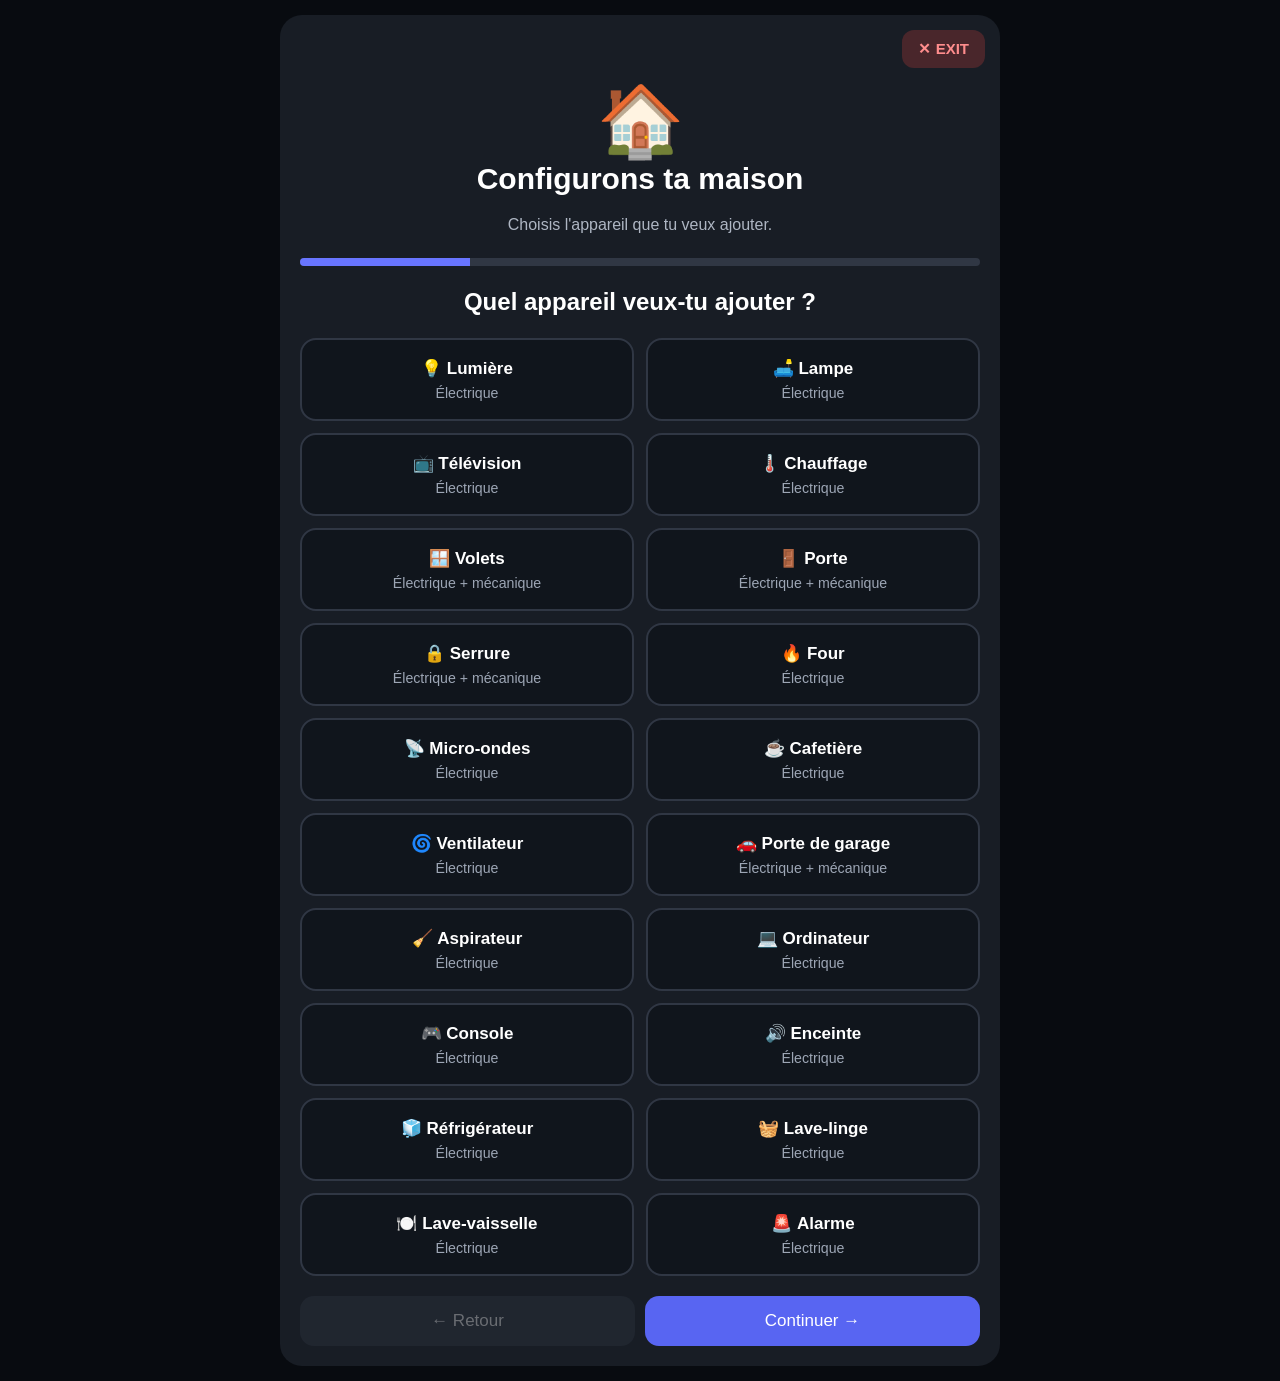
<file: homeai.html>
<!DOCTYPE html>
<html lang="fr">
<head>
<meta charset="UTF-8">
<meta name="viewport" content="width=device-width,initial-scale=1.0">
<title>HomeAI V2.7</title>

<style>
*{
    box-sizing:border-box;
}

body{
    margin:0;
    background:#080b10;
    color:white;
    font-family:Arial,sans-serif;
}

.container{
    max-width:1000px;
    margin:auto;
    padding:18px;
}

header{
    text-align:center;
    margin-bottom:20px;
}

h1{
    font-size:42px;
    margin:5px;
}

h2{
    margin-top:0;
}

.subtitle{
    color:#8f98a7;
}

.hidden{
    display:none!important;
}

/* =========================
   CONFIGURATION
========================= */

.setup{
    position:relative;
    min-height:100vh;
    display:flex;
    align-items:center;
    justify-content:center;
    padding:15px;
}

.setup-card{
    position:relative;
    width:100%;
    max-width:720px;
    background:#181d25;
    border-radius:22px;
    padding:65px 20px 20px;
}

.exit-button{
    position:absolute;
    top:15px;
    right:15px;
    border:0;
    border-radius:12px;
    padding:10px 16px;
    background:#49262b;
    color:#ff8d8d;
    font-size:15px;
    font-weight:bold;
    cursor:pointer;
}

.exit-button:hover{
    background:#633138;
}

.setup-icon{
    text-align:center;
    font-size:70px;
}

.setup-title{
    text-align:center;
    font-size:30px;
    font-weight:bold;
}

.setup-description{
    text-align:center;
    color:#aeb6c3;
    line-height:1.6;
}

.progress{
    height:8px;
    background:#303744;
    border-radius:20px;
    overflow:hidden;
    margin:20px 0;
}

.progress-bar{
    height:100%;
    width:25%;
    background:#6875ff;
    transition:.3s;
}

.question{
    font-size:24px;
    font-weight:bold;
    text-align:center;
    margin:22px 0;
}

.options{
    display:grid;
    grid-template-columns:repeat(2,1fr);
    gap:12px;
}

.option{
    border:2px solid #303744;
    background:#10151c;
    color:white;
    border-radius:16px;
    padding:18px;
    font-size:17px;
    cursor:pointer;
}

.option.selected{
    border-color:#7180ff;
    background:#29304d;
}

.option small{
    display:block;
    color:#9da6b5;
    margin-top:6px;
}

.setup-buttons{
    display:flex;
    gap:10px;
    margin-top:20px;
}

.setup-button{
    flex:1;
    border:0;
    border-radius:14px;
    padding:15px;
    color:white;
    background:#303744;
    font-size:17px;
}

.setup-button.primary{
    background:#5865f2;
}

.setup-button:disabled{
    opacity:.35;
}

/* =========================
   HOMEAI
========================= */

.avatar{
    text-align:center;
    font-size:65px;
}

.name{
    text-align:center;
    font-size:30px;
    font-weight:bold;
}

.interaction{
    text-align:center;
    color:#aeb5c0;
    margin:10px 0 20px;
}

.status{
    background:#181d25;
    border-radius:18px;
    padding:14px;
    text-align:center;
    margin-bottom:15px;
}

.panel{
    background:#181d25;
    border-radius:22px;
    padding:20px;
    margin-bottom:18px;
}

/* =========================
   CLAVIER
========================= */

.chat-box{
    background:#181d25;
    border-radius:20px;
    padding:14px;
    margin-bottom:18px;
}

.chat-row{
    display:flex;
    gap:10px;
}

.chat-input{
    flex:1;
    min-width:0;
    background:#0e1218;
    color:white;
    border:1px solid #303744;
    border-radius:14px;
    padding:15px;
    font-size:16px;
}

.send-button{
    border:0;
    border-radius:14px;
    padding:0 22px;
    background:#5865f2;
    color:white;
    font-size:20px;
}

/* =========================
   MAISON
========================= */

.room{
    background:#10151c;
    border-radius:15px;
    padding:14px;
    margin-bottom:12px;
}

.room-title{
    font-size:20px;
    font-weight:bold;
    margin-bottom:10px;
}

.device{
    background:#1d232c;
    border-radius:13px;
    padding:13px;
    margin-top:8px;
}

.device-name{
    font-weight:bold;
    font-size:17px;
}

.badge{
    display:inline-block;
    background:#303744;
    border-radius:8px;
    padding:5px 8px;
    font-size:12px;
    margin-top:5px;
}

.delete-button{
    margin-top:10px;
    border:0;
    background:#49262b;
    color:#ff8d8d;
    padding:8px 12px;
    border-radius:9px;
}

/* =========================
   AUTRES
========================= */

.success{
    color:#72df92;
}

.warning{
    color:#ffcf70;
}

.error{
    color:#ff7474;
}

.info{
    color:#abb3bf;
    line-height:1.7;
}

.test-button{
    border:0;
    border-radius:12px;
    padding:12px 16px;
    background:#303744;
    color:white;
    margin:5px;
}

.history{
    max-height:350px;
    overflow-y:auto;
}

.log{
    padding:9px 0;
    border-bottom:1px solid #303744;
}

.command{
    padding:10px 0;
    border-bottom:1px solid #303744;
}

.mode{
    display:flex;
    gap:10px;
}

.mode button{
    flex:1;
    padding:12px;
    border-radius:12px;
    border:1px solid #3b4350;
    background:#10151c;
    color:white;
}

.mode button.active{
    background:#5865f2;
}

input[type=text]{
    width:100%;
    background:#0e1218;
    color:white;
    border:1px solid #303744;
    border-radius:12px;
    padding:13px;
    font-size:16px;
}

input[type=range]{
    width:100%;
}

@media(max-width:600px){

    h1{
        font-size:34px;
    }

    .options{
        grid-template-columns:1fr;
    }

    .chat-row{
        flex-direction:column;
    }

    .send-button{
        padding:14px;
    }
}
</style>
</head>

<body>

<!-- =====================================================
     PAGE DE CONFIGURATION
===================================================== -->

<div id="setupScreen" class="setup">

    <div class="setup-card">

        <!-- NOUVEAU BOUTON EXIT -->
        <button id="exitSetup" class="exit-button">
            ✕ EXIT
        </button>

        <div class="setup-icon">
            🏠
        </div>

        <div class="setup-title">
            Configurons ta maison
        </div>

        <p class="setup-description" id="setupDescription">
            Je vais enregistrer tes appareils un par un.
        </p>

        <div class="progress">
            <div id="progressBar" class="progress-bar"></div>
        </div>

        <div id="setupContent"></div>

        <div class="setup-buttons">

            <button id="setupBack" class="setup-button">
                ← Retour
            </button>

            <button id="setupNext" class="setup-button primary">
                Continuer →
            </button>

        </div>

    </div>

</div>


<!-- =====================================================
     APPLICATION
===================================================== -->

<div id="appScreen" class="container hidden">

    <header>

        <h1>
            🏠 HomeAI
        </h1>

        <div class="subtitle">
            V2.7 — Maison intelligente
        </div>

    </header>

    <div id="status" class="status">
        🟢 Initialisation...
    </div>

    <div class="avatar">
        🤖
    </div>

    <div id="nomAffiche" class="name">
        Nova
    </div>

    <div id="interaction" class="interaction">
        Je t'écoute...
    </div>


    <!-- CLAVIER -->

    <div class="chat-box">

        <div class="chat-row">

            <input
                id="questionInput"
                class="chat-input"
                type="text"
                autocomplete="off"
                placeholder="Écris une question ou une commande..."
            >

            <button
                id="sendButton"
                class="send-button"
            >
                ➤
            </button>

        </div>

    </div>


    <!-- COMPRÉHENSION -->

    <div class="panel">

        <h2>
            🧠 Compréhension
        </h2>

        <div id="comprehension">
            Aucune commande.
        </div>

    </div>


    <!-- MA MAISON -->

    <div class="panel">

        <h2>
            🏠 Ma maison
        </h2>

        <div id="maison"></div>

        <br>

        <button
            id="ajouterAppareil"
            class="test-button"
        >
            ➕ Ajouter un appareil
        </button>

        <button
            id="modifierMaison"
            class="test-button"
        >
            ⚙️ Modifier ma maison
        </button>

    </div>


    <!-- DOMOTIQUE -->

    <div class="panel">

        <h2>
            📡 Domotique
        </h2>

        <div class="mode">

            <button id="simulationButton">
                🧪 Simulation
            </button>

            <button id="espButton">
                📡 ESP32
            </button>

        </div>

        <p id="modeInfo" class="info">
            Mode simulation.
        </p>

    </div>


    <!-- ESP32 -->

    <div class="panel">

        <h2>
            🔌 ESP32
        </h2>

        <p class="info">
            Adresse IP de ton ESP32 :
        </p>

        <input
            id="espIP"
            type="text"
            placeholder="192.168.1.50"
        >

        <br>

        <button
            id="saveESP"
            class="test-button"
        >
            💾 Enregistrer
        </button>

        <button
            id="testESP"
            class="test-button"
        >
            🔎 Tester
        </button>

        <div id="espStatus">
            ⚪ ESP32 non testé
        </div>

    </div>


    <!-- VOIX -->

    <div class="panel">

        <h2>
            🔊 Voix
        </h2>

        <p>
            Voix :
            <strong id="voixUtilisee">
                Recherche...
            </strong>
        </p>

        <p>
            Vitesse
        </p>

        <input
            id="vitesse"
            type="range"
            min="0.6"
            max="1.4"
            step="0.1"
            value="1"
        >

        <p>
            Ton
        </p>

        <input
            id="ton"
            type="range"
            min="0.7"
            max="1.4"
            step="0.1"
            value="1"
        >

    </div>


    <!-- HISTORIQUE -->

    <div class="panel">

        <h2>
            📜 Historique
        </h2>

        <div id="historique" class="history">
            Aucun historique.
        </div>

    </div>

</div>


<script>

/* =====================================================
   VARIABLES
===================================================== */

let NOM_IA =
    localStorage.getItem("homeai_nom") || "Nova";

let modeDomotique =
    localStorage.getItem("homeai_mode") || "simulation";

let espIP =
    localStorage.getItem("homeai_esp_ip") || "";

let historiqueData =
    JSON.parse(
        localStorage.getItem("homeai_historique") || "[]"
    );

let maisonUtilisateur =
    JSON.parse(
        localStorage.getItem("homeai_maison") || "[]"
    );


/* =====================================================
   CATALOGUE
===================================================== */

const catalogue = [

    {
        id:"lumiere",
        nom:"Lumière",
        emoji:"💡",
        types:["electronique"]
    },

    {
        id:"lampe",
        nom:"Lampe",
        emoji:"🛋️",
        types:["electronique"]
    },

    {
        id:"television",
        nom:"Télévision",
        emoji:"📺",
        types:["electronique"]
    },

    {
        id:"chauffage",
        nom:"Chauffage",
        emoji:"🌡️",
        types:["electronique"]
    },

    {
        id:"volets",
        nom:"Volets",
        emoji:"🪟",
        types:["electronique","mecanique"]
    },

    {
        id:"porte",
        nom:"Porte",
        emoji:"🚪",
        types:["electronique","mecanique"]
    },

    {
        id:"serrure",
        nom:"Serrure",
        emoji:"🔒",
        types:["electronique","mecanique"]
    },

    {
        id:"four",
        nom:"Four",
        emoji:"🔥",
        types:["electronique"]
    },

    {
        id:"microondes",
        nom:"Micro-ondes",
        emoji:"📡",
        types:["electronique"]
    },

    {
        id:"cafetiere",
        nom:"Cafetière",
        emoji:"☕",
        types:["electronique"]
    },

    {
        id:"ventilateur",
        nom:"Ventilateur",
        emoji:"🌀",
        types:["electronique"]
    },

    {
        id:"porte_garage",
        nom:"Porte de garage",
        emoji:"🚗",
        types:["electronique","mecanique"]
    },

    {
        id:"aspirateur",
        nom:"Aspirateur",
        emoji:"🧹",
        types:["electronique"]
    },

    {
        id:"ordinateur",
        nom:"Ordinateur",
        emoji:"💻",
        types:["electronique"]
    },

    {
        id:"console",
        nom:"Console",
        emoji:"🎮",
        types:["electronique"]
    },

    {
        id:"enceinte",
        nom:"Enceinte",
        emoji:"🔊",
        types:["electronique"]
    },

    {
        id:"frigo",
        nom:"Réfrigérateur",
        emoji:"🧊",
        types:["electronique"]
    },

    {
        id:"lave_linge",
        nom:"Lave-linge",
        emoji:"🧺",
        types:["electronique"]
    },

    {
        id:"lave_vaisselle",
        nom:"Lave-vaisselle",
        emoji:"🍽️",
        types:["electronique"]
    },

    {
        id:"alarme",
        nom:"Alarme",
        emoji:"🚨",
        types:["electronique"]
    }

];


/* =====================================================
   PIÈCES
===================================================== */

const pieces = [

    {
        id:"salon",
        nom:"Salon",
        emoji:"🛋️"
    },

    {
        id:"cuisine",
        nom:"Cuisine",
        emoji:"🍳"
    },

    {
        id:"chambre",
        nom:"Chambre",
        emoji:"🛏️"
    },

    {
        id:"salledebain",
        nom:"Salle de bain",
        emoji:"🚿"
    },

    {
        id:"bureau",
        nom:"Bureau",
        emoji:"🖥️"
    },

    {
        id:"garage",
        nom:"Garage",
        emoji:"🚗"
    },

    {
        id:"entree",
        nom:"Entrée",
        emoji:"🚪"
    },

    {
        id:"couloir",
        nom:"Couloir",
        emoji:"🚶"
    },

    {
        id:"exterieur",
        nom:"Extérieur",
        emoji:"🌳"
    }

];


/* =====================================================
   ÉLÉMENTS
===================================================== */

const setupScreen =
    document.getElementById("setupScreen");

const appScreen =
    document.getElementById("appScreen");

const setupContent =
    document.getElementById("setupContent");

const setupNext =
    document.getElementById("setupNext");

const setupBack =
    document.getElementById("setupBack");

const exitSetup =
    document.getElementById("exitSetup");

const progressBar =
    document.getElementById("progressBar");

const setupDescription =
    document.getElementById("setupDescription");

const status =
    document.getElementById("status");

const interaction =
    document.getElementById("interaction");

const nomAffiche =
    document.getElementById("nomAffiche");

const comprehension =
    document.getElementById("comprehension");

const maison =
    document.getElementById("maison");

const historique =
    document.getElementById("historique");

const questionInput =
    document.getElementById("questionInput");

const sendButton =
    document.getElementById("sendButton");

const vitesse =
    document.getElementById("vitesse");

const ton =
    document.getElementById("ton");

const voixUtilisee =
    document.getElementById("voixUtilisee");

const espIPInput =
    document.getElementById("espIP");

const espStatus =
    document.getElementById("espStatus");

const modeInfo =
    document.getElementById("modeInfo");


nomAffiche.textContent =
    NOM_IA;

espIPInput.value =
    espIP;


/* =====================================================
   ÉTAT DE CONFIGURATION
===================================================== */

let setupStep = 0;

let appareilEnCours = {
    catalogueId:null,
    piece:null,
    type:null,
    nom:""
};


/* =====================================================
   AFFICHER CONFIGURATION
===================================================== */

function afficherSetup(){

    progressBar.style.width =
        ((setupStep + 1) / 4 * 100) + "%";

    setupBack.disabled =
        setupStep === 0;


    /* APPAREIL */

    if(setupStep === 0){

        setupDescription.textContent =
            "Choisis l'appareil que tu veux ajouter.";

        setupContent.innerHTML = `

            <div class="question">
                Quel appareil veux-tu ajouter ?
            </div>

            <div class="options">

                ${catalogue.map(a => `

                    <button
                        class="option ${
                            appareilEnCours.catalogueId === a.id
                            ? "selected"
                            : ""
                        }"
                        data-device="${a.id}"
                    >

                        ${a.emoji}

                        <strong>
                            ${a.nom}
                        </strong>

                        <small>
                            ${
                                a.types.length === 2
                                ? "Électrique + mécanique"
                                : "Électrique"
                            }
                        </small>

                    </button>

                `).join("")}

            </div>
        `;

        document
            .querySelectorAll("[data-device]")
            .forEach(button => {

                button.addEventListener(
                    "click",
                    function(){

                        appareilEnCours.catalogueId =
                            this.dataset.device;

                        document
                            .querySelectorAll("[data-device]")
                            .forEach(b =>
                                b.classList.remove("selected")
                            );

                        this.classList.add("selected");

                    }
                );

            });

    }


    /* PIÈCE */

    if(setupStep === 1){

        setupDescription.textContent =
            "Indique où se trouve cet appareil.";

        setupContent.innerHTML = `

            <div class="question">
                Dans quelle pièce se trouve-t-il ?
            </div>

            <div class="options">

                ${pieces.map(p => `

                    <button
                        class="option ${
                            appareilEnCours.piece === p.id
                            ? "selected"
                            : ""
                        }"
                        data-piece="${p.id}"
                    >

                        ${p.emoji}

                        <strong>
                            ${p.nom}
                        </strong>

                    </button>

                `).join("")}

            </div>
        `;

        document
            .querySelectorAll("[data-piece]")
            .forEach(button => {

                button.addEventListener(
                    "click",
                    function(){

                        appareilEnCours.piece =
                            this.dataset.piece;

                        document
                            .querySelectorAll("[data-piece]")
                            .forEach(b =>
                                b.classList.remove("selected")
                            );

                        this.classList.add("selected");

                    }
                );

            });

    }


    /* TYPE */

    if(setupStep === 2){

        const appareil =
            catalogue.find(
                a =>
                    a.id ===
                    appareilEnCours.catalogueId
            );

        setupDescription.textContent =
            "Choisis son mode de fonctionnement.";

        let options = "";

        if(
            appareil &&
            appareil.types.includes("electronique")
        ){

            options += `

                <button
                    class="option ${
                        appareilEnCours.type === "electronique"
                        ? "selected"
                        : ""
                    }"
                    data-type="electronique"
                >

                    ⚡

                    <strong>
                        Électrique
                    </strong>

                    <small>
                        L'appareil utilise l'électricité.
                    </small>

                </button>
            `;
        }

        if(
            appareil &&
            appareil.types.includes("mecanique")
        ){

            options += `

                <button
                    class="option ${
                        appareilEnCours.type === "mecanique"
                        ? "selected"
                        : ""
                    }"
                    data-type="mecanique"
                >

                    ⚙️

                    <strong>
                        Mécanique
                    </strong>

                    <small>
                        Fonctionnement mécanique.
                    </small>

                </button>

                <button
                    class="option ${
                        appareilEnCours.type === "mixte"
                        ? "selected"
                        : ""
                    }"
                    data-type="mixte"
                >

                    🔌⚙️

                    <strong>
                        Électrique + mécanique
                    </strong>

                    <small>
                        Les deux systèmes.
                    </small>

                </button>
            `;
        }

        setupContent.innerHTML = `

            <div class="question">
                Comment fonctionne-t-il ?
            </div>

            <div class="options">
                ${options}
            </div>
        `;

        document
            .querySelectorAll("[data-type]")
            .forEach(button => {

                button.addEventListener(
                    "click",
                    function(){

                        appareilEnCours.type =
                            this.dataset.type;

                        document
                            .querySelectorAll("[data-type]")
                            .forEach(b =>
                                b.classList.remove("selected")
                            );

                        this.classList.add("selected");

                    }
                );

            });

    }


    /* NOM */

    if(setupStep === 3){

        setupDescription.textContent =
            "Donne-lui un nom que Nova pourra comprendre.";

        setupContent.innerHTML = `

            <div class="question">
                Comment veux-tu l'appeler ?
            </div>

            <p class="setup-description">
                Exemple : « Lampe du canapé »,
                « TV du salon »,
                « Volet chambre »...
            </p>

            <input
                id="deviceName"
                type="text"
                placeholder="Nom personnalisé"
                value="${appareilEnCours.nom}"
            >
        `;

        document
            .getElementById("deviceName")
            .addEventListener(
                "input",
                function(){

                    appareilEnCours.nom =
                        this.value;

                }
            );

    }


    setupNext.textContent =
        setupStep === 3
        ? "Ajouter l'appareil ✓"
        : "Continuer →";

}


/* =====================================================
   BOUTON EXIT
===================================================== */

exitSetup.addEventListener(
    "click",
    function(){

        appareilEnCours = {
            catalogueId:null,
            piece:null,
            type:null,
            nom:""
        };

        setupScreen.classList.add(
            "hidden"
        );

        appScreen.classList.remove(
            "hidden"
        );

        afficherMaison();

        afficherHistorique();

        actualiserMode();

        status.innerHTML =
            "🟢 " +
            NOM_IA +
            " est prête.";

        interaction.textContent =
            "Création d'appareil annulée.";

    }
);


/* =====================================================
   BOUTON SUIVANT
===================================================== */

setupNext.addEventListener(
    "click",
    function(){

        if(setupStep === 0){

            if(!appareilEnCours.catalogueId){

                alert(
                    "Choisis un appareil."
                );

                return;
            }

            setupStep = 1;

            afficherSetup();

            return;
        }


        if(setupStep === 1){

            if(!appareilEnCours.piece){

                alert(
                    "Choisis une pièce."
                );

                return;
            }

            setupStep = 2;

            afficherSetup();

            return;
        }


        if(setupStep === 2){

            if(!appareilEnCours.type){

                alert(
                    "Choisis le type de fonctionnement."
                );

                return;
            }

            setupStep = 3;

            afficherSetup();

            return;
        }


        if(setupStep === 3){

            const nom =
                document
                    .getElementById("deviceName")
                    .value
                    .trim();

            if(!nom){

                alert(
                    "Donne un nom à l'appareil."
                );

                return;
            }

            appareilEnCours.nom =
                nom;

            ajouterAppareil();

        }

    }
);


/* =====================================================
   RETOUR
===================================================== */

setupBack.addEventListener(
    "click",
    function(){

        if(setupStep > 0){

            setupStep--;

            afficherSetup();

        }

    }
);


/* =====================================================
   AJOUTER APPAREIL
===================================================== */

function ajouterAppareil(){

    const base =
        catalogue.find(
            a =>
                a.id ===
                appareilEnCours.catalogueId
        );

    const appareil = {

        id:
            "device_" +
            Date.now() +
            "_" +
            Math.random()
                .toString(36)
                .substring(2,8),

        catalogueId:
            base.id,

        nom:
            appareilEnCours.nom,

        emoji:
            base.emoji,

        piece:
            appareilEnCours.piece,

        type:
            appareilEnCours.type,

        etat:false

    };

    maisonUtilisateur.push(
        appareil
    );

    localStorage.setItem(
        "homeai_maison",
        JSON.stringify(
            maisonUtilisateur
        )
    );


    const continuer =
        confirm(
            "✅ " +
            appareil.nom +
            " a été ajouté.\n\n" +
            "Veux-tu ajouter un autre appareil ?"
        );


    if(continuer){

        appareilEnCours = {
            catalogueId:null,
            piece:null,
            type:null,
            nom:""
        };

        setupStep = 0;

        afficherSetup();

    }
    else{

        terminerConfiguration();

    }

}


/* =====================================================
   FIN CONFIGURATION
===================================================== */

function terminerConfiguration(){

    localStorage.setItem(
        "homeai_configuree",
        "oui"
    );

    setupScreen.classList.add(
        "hidden"
    );

    appScreen.classList.remove(
        "hidden"
    );

    afficherMaison();

    afficherHistorique();

    actualiserMode();

    status.innerHTML =
        "🟢 " +
        NOM_IA +
        " est prête.";

    interaction.textContent =
        "Configuration terminée.";

    parler(
        "Configuration terminée. " +
        "Je connais maintenant ta maison."
    );

}


/* =====================================================
   AJOUTER APPAREIL
===================================================== */

document
    .getElementById("ajouterAppareil")
    .addEventListener(
        "click",
        function(){

            appareilEnCours = {
                catalogueId:null,
                piece:null,
                type:null,
                nom:""
            };

            setupStep = 0;

            setupScreen.classList.remove(
                "hidden"
            );

            appScreen.classList.add(
                "hidden"
            );

            afficherSetup();

        }
    );


/* =====================================================
   MODIFIER MA MAISON
===================================================== */

document
    .getElementById("modifierMaison")
    .addEventListener(
        "click",
        function(){

            appareilEnCours = {
                catalogueId:null,
                piece:null,
                type:null,
                nom:""
            };

            setupStep = 0;

            setupScreen.classList.remove(
                "hidden"
            );

            appScreen.classList.add(
                "hidden"
            );

            afficherSetup();

        }
    );


/* =====================================================
   AFFICHER MA MAISON
===================================================== */

function afficherMaison(){

    if(!maisonUtilisateur.length){

        maison.innerHTML = `
            <p class="info">
                Aucun appareil configuré.
            </p>
        `;

        return;
    }


    maison.innerHTML = "";


    pieces.forEach(
        piece => {

            const appareils =
                maisonUtilisateur.filter(
                    a =>
                        a.piece ===
                        piece.id
                );

            if(!appareils.length)
                return;


            let html = `

                <div class="room">

                    <div class="room-title">
                        ${piece.emoji}
                        ${piece.nom}
                    </div>
            `;


            appareils.forEach(
                appareil => {

                    html += `

                        <div class="device">

                            <div class="device-name">

                                ${appareil.emoji}

                                ${appareil.nom}

                            </div>

                            <span class="badge">

                                ${
                                    appareil.type ===
                                    "electronique"

                                    ? "⚡ Électrique"

                                    : appareil.type ===
                                    "mecanique"

                                    ? "⚙️ Mécanique"

                                    : "🔌⚙️ Électrique + mécanique"
                                }

                            </span>

                            <br><br>

                            ${
                                appareil.etat
                                ? '<span class="success">🟢 Actif</span>'
                                : '⚪ Inactif'
                            }

                            <br>

                            <button
                                class="delete-button"
                                onclick="supprimerAppareil('${appareil.id}')"
                            >
                                🗑️ Supprimer
                            </button>

                        </div>
                    `;

                }
            );


            html += `
                </div>
            `;

            maison.innerHTML +=
                html;

        }
    );

}


/* =====================================================
   SUPPRIMER APPAREIL
===================================================== */

function supprimerAppareil(id){

    const appareil =
        maisonUtilisateur.find(
            a =>
                a.id === id
        );

    if(!appareil)
        return;


    if(
        !confirm(
            "Supprimer " +
            appareil.nom +
            " ?"
        )
    )
        return;


    maisonUtilisateur =
        maisonUtilisateur.filter(
            a =>
                a.id !== id
        );


    localStorage.setItem(
        "homeai_maison",
        JSON.stringify(
            maisonUtilisateur
        )
    );


    afficherMaison();

}


/* =====================================================
   NORMALISER
===================================================== */

function normaliser(texte){

    return texte
        .toLowerCase()
        .normalize("NFD")
        .replace(
            /[\u0300-\u036f]/g,
            ""
        )
        .replace(
            /[!?;:,.]/g,
            " "
        )
        .replace(
            /\s+/g,
            " "
        )
        .trim();

}


/* =====================================================
   TROUVER APPAREILS
===================================================== */

function trouverAppareils(phrase){

    const t =
        normaliser(phrase);

    return maisonUtilisateur.filter(
        appareil => {

            const nom =
                normaliser(
                    appareil.nom
                );

            if(
                t.includes(nom)
            )
                return true;


            const base =
                catalogue.find(
                    a =>
                        a.id ===
                        appareil.catalogueId
                );


            if(
                base &&
                t.includes(
                    normaliser(
                        base.nom
                    )
                )
            )
                return true;


            return false;

        }
    );

}


/* =====================================================
   TROUVER PIÈCE
===================================================== */

function trouverPiece(phrase){

    const t =
        normaliser(phrase);

    return pieces.find(
        p =>
            t.includes(
                normaliser(
                    p.nom
                )
            )
    );

}


/* =====================================================
   ACTIONS
===================================================== */

const actions = {

    allumer:[
        "allume",
        "allumer",
        "active",
        "activer",
        "demarre",
        "demarrer",
        "lance",
        "lancer"
    ],

    eteindre:[
        "eteins",
        "eteindre",
        "coupe",
        "couper",
        "desactive",
        "desactiver",
        "arrete",
        "arreter"
    ],

    ouvrir:[
        "ouvre",
        "ouvrir",
        "deverrouille",
        "deverrouiller"
    ],

    fermer:[
        "ferme",
        "fermer",
        "referme",
        "refermer"
    ],

    verrouiller:[
        "verrouille",
        "verrouiller"
    ]

};


function trouverAction(phrase){

    const t =
        normaliser(phrase);


    for(
        const action in actions
    ){

        if(
            actions[action].some(
                mot =>
                    t.includes(mot)
            )
        ){

            return action;

        }

    }


    return null;

}


/* =====================================================
   CHANGEMENT DE NOM
===================================================== */

function detecterNouveauNom(phrase){

    const t =
        normaliser(phrase);


    const motifs = [

        /appelle toi (.+)/,

        /appelle toi desormais (.+)/,

        /change ton nom pour (.+)/,

        /change de nom pour (.+)/,

        /ton nom est (.+)/,

        /tu t appelles (.+)/,

        /je veux t appeler (.+)/

    ];


    for(
        const motif of motifs
    ){

        const match =
            t.match(motif);


        if(
            match &&
            match[1]
        ){

            return match[1]
                .trim()
                .split(" ")
                .map(
                    x =>
                        x.charAt(0)
                        .toUpperCase() +
                        x.slice(1)
                )
                .join(" ");

        }

    }


    return null;

}


/* =====================================================
   VOIX
===================================================== */

let voixFrancaise = null;

function chargerVoix(){

    if(
        !("speechSynthesis" in window)
    )
        return;


    const voix =
        speechSynthesis
            .getVoices();


    const fr =
        voix.filter(
            v =>
                v.lang &&
                v.lang
                    .toLowerCase()
                    .startsWith("fr")
        );


    if(fr.length){

        voixFrancaise =
            fr.find(
                v =>
                    /google|natural|premium|enhanced/i
                    .test(v.name)
            )
            ||
            fr[0];


        voixUtilisee.textContent =
            voixFrancaise.name;

    }

}


chargerVoix();


if(
    "speechSynthesis" in window
){

    speechSynthesis.onvoiceschanged =
        chargerVoix;

}


let enTrainDeParler =
    false;


function parler(message){

    return new Promise(
        resolve => {

            if(
                !("speechSynthesis" in window)
            ){

                resolve();

                return;
            }


            speechSynthesis.cancel();


            const u =
                new SpeechSynthesisUtterance(
                    message
                );


            u.lang =
                "fr-FR";

            u.rate =
                Number(
                    vitesse.value
                );

            u.pitch =
                Number(
                    ton.value
                );


            if(
                voixFrancaise
            )
                u.voice =
                    voixFrancaise;


            u.onstart =
                () => {

                    enTrainDeParler =
                        true;

                    status.innerHTML =
                        "🔊 " +
                        NOM_IA +
                        " parle...";

                };


            u.onend =
                () => {

                    enTrainDeParler =
                        false;

                    status.innerHTML =
                        "🟢 " +
                        NOM_IA +
                        " écoute...";

                    resolve();

                };


            speechSynthesis.speak(u);

        }
    );

}


/* =====================================================
   HISTORIQUE
===================================================== */

function ajouterHistorique(texte){

    historiqueData.unshift({

        heure:
            new Date()
                .toLocaleTimeString(
                    "fr-FR",
                    {
                        hour:"2-digit",
                        minute:"2-digit"
                    }
                ),

        texte:texte

    });


    historiqueData =
        historiqueData.slice(
            0,
            100
        );


    localStorage.setItem(
        "homeai_historique",
        JSON.stringify(
            historiqueData
        )
    );


    afficherHistorique();

}


function afficherHistorique(){

    if(
        !historiqueData.length
    ){

        historique.innerHTML =
            "Aucun historique.";

        return;
    }


    historique.innerHTML =
        historiqueData
            .map(
                x => `

                    <div class="log">
                        🕒 ${x.heure}
                        —
                        ${x.texte}
                    </div>

                `
            )
            .join("");

}


/* =====================================================
   EXÉCUTER APPAREIL
===================================================== */

async function executer(
    appareil,
    action
){

    const original =
        maisonUtilisateur.find(
            a =>
                a.id ===
                appareil.id
        );


    if(!original)
        return false;


    if(
        modeDomotique ===
        "simulation"
    ){

        if(
            action === "allumer" ||
            action === "ouvrir"
        ){

            original.etat =
                true;

        }


        if(
            action === "eteindre" ||
            action === "fermer" ||
            action === "verrouiller"
        ){

            original.etat =
                false;

        }


        localStorage.setItem(
            "homeai_maison",
            JSON.stringify(
                maisonUtilisateur
            )
        );


        return true;

    }


    if(!espIP)
        return false;


    try{

        const response =
            await fetch(
                "http://" +
                espIP +
                "/homeai",
                {

                    method:"POST",

                    headers:{
                        "Content-Type":
                            "application/json"
                    },

                    body:
                        JSON.stringify({

                            id:
                                appareil.id,

                            nom:
                                appareil.nom,

                            piece:
                                appareil.piece,

                            action:
                                action

                        })

                }
            );


        return response.ok;

    }
    catch(e){

        return false;

    }

}


/* =====================================================
   ANALYSER PHRASE
===================================================== */

async function analyserPhrase(
    phrase
){

    if(!phrase.trim())
        return;


    interaction.textContent =
        "🗣️ « " +
        phrase +
        " »";


    /* CHANGER NOM */

    const nouveauNom =
        detecterNouveauNom(
            phrase
        );


    if(nouveauNom){

        NOM_IA =
            nouveauNom;


        localStorage.setItem(
            "homeai_nom",
            NOM_IA
        );


        nomAffiche.textContent =
            NOM_IA;


        await parler(
            "D'accord. Maintenant je m'appelle " +
            NOM_IA +
            "."
        );


        return;
    }


    const t =
        normaliser(
            phrase
        );


    /* NOM */

    if(
        t.includes(
            "comment tu t appelles"
        )
        ||
        t.includes(
            "quel est ton nom"
        )
    ){

        await parler(
            "Je m'appelle " +
            NOM_IA +
            "."
        );

        return;
    }


    /* SALUT */

    if(
        t.includes("bonjour")
        ||
        t === "salut"
        ||
        t.includes("coucou")
    ){

        await parler(
            "Bonjour ! Je suis là."
        );

        return;
    }


    /* MERCI */

    if(
        t.includes("merci")
    ){

        await parler(
            "Avec plaisir."
        );

        return;
    }


    /* MULTIPLES COMMANDES */

    const morceaux =
        phrase
            .replace(
                /\s+puis\s+/gi,
                "|"
            )
            .replace(
                /\s+et\s+(?=allume|eteins|ouvre|ferme|active|desactive|arrete)/gi,
                "|"
            )
            .split("|")
            .map(
                x =>
                    x.trim()
            )
            .filter(Boolean);


    let executions = [];


    for(
        const morceau of morceaux
    ){

        const action =
            trouverAction(
                morceau
            );


        if(!action)
            continue;


        let liste =
            trouverAppareils(
                morceau
            );


        const piece =
            trouverPiece(
                morceau
            );


        if(piece){

            const filtres =
                liste.filter(
                    a =>
                        a.piece ===
                        piece.id
                );


            if(filtres.length)
                liste = filtres;

            else{

                liste =
                    maisonUtilisateur.filter(
                        a =>
                            a.piece ===
                            piece.id
                    );

            }

        }


        for(
            const appareil of liste
        ){

            const ok =
                await executer(
                    appareil,
                    action
                );


            executions.push({

                appareil,
                action,
                ok

            });

        }

    }


    /* PAS COMPRIS */

    if(
        !executions.length
    ){

        comprehension.innerHTML = `

            <span class="warning">
                ❓ Je n'ai pas compris.
            </span>

        `;


        await parler(
            "Je n'ai pas compris. " +
            "Tu peux me préciser l'appareil ?"
        );


        return;
    }


    /* AFFICHAGE */

    comprehension.innerHTML =
        executions
            .map(
                x => `

                    <div class="command">

                        ${x.appareil.emoji}

                        <strong>
                            ${x.appareil.nom}
                        </strong>

                        —

                        ${x.action}

                        <br>

                        📍

                        ${
                            pieces.find(
                                p =>
                                    p.id ===
                                    x.appareil.piece
                            )?.nom || ""
                        }

                        <br>

                        ${
                            x.ok
                            ?
                            '<span class="success">✓ Commande exécutée</span>'
                            :
                            '<span class="error">✕ Échec</span>'
                        }

                    </div>

                `
            )
            .join("");


    afficherMaison();


    const reponses =
        executions.map(
            x => {

                if(
                    x.action ===
                    "allumer"
                )
                    return
                    "J'allume " +
                    x.appareil.nom +
                    ".";


                if(
                    x.action ===
                    "eteindre"
                )
                    return
                    "J'éteins " +
                    x.appareil.nom +
                    ".";


                if(
                    x.action ===
                    "ouvrir"
                )
                    return
                    "J'ouvre " +
                    x.appareil.nom +
                    ".";


                if(
                    x.action ===
                    "fermer"
                )
                    return
                    "Je ferme " +
                    x.appareil.nom +
                    ".";


                if(
                    x.action ===
                    "verrouiller"
                )
                    return
                    "Je verrouille " +
                    x.appareil.nom +
                    ".";


                return
                    "Commande effectuée.";

            }
        );


    executions.forEach(
        x =>
            ajouterHistorique(
                x.action +
                " → " +
                x.appareil.nom
            )
    );


    await parler(
        reponses.join(" ")
    );

}


/* =====================================================
   CLAVIER
===================================================== */

sendButton.addEventListener(
    "click",
    function(){

        const texte =
            questionInput.value
                .trim();


        if(!texte)
            return;


        questionInput.value =
            "";


        analyserPhrase(
            texte
        );

    }
);


questionInput.addEventListener(
    "keydown",
    function(e){

        if(
            e.key === "Enter"
        ){

            e.preventDefault();

            sendButton.click();

        }

    }
);


/* =====================================================
   MICRO
===================================================== */

const SpeechRecognition =
    window.SpeechRecognition ||
    window.webkitSpeechRecognition;


let reconnaissance =
    null;

let doitEcouter =
    true;


if(SpeechRecognition){

    reconnaissance =
        new SpeechRecognition();


    reconnaissance.lang =
        "fr-FR";


    reconnaissance.continuous =
        true;


    reconnaissance.interimResults =
        false;


    reconnaissance.onstart =
        function(){

            status.innerHTML =
                "🟢 " +
                NOM_IA +
                " écoute...";

        };


    reconnaissance.onresult =
        function(event){

            const texte =
                event.results[
                    event.results.length - 1
                ][0]
                .transcript;


            if(
                texte &&
                !enTrainDeParler
            ){

                analyserPhrase(
                    texte
                );

            }

        };


    reconnaissance.onerror =
        function(){

            if(
                doitEcouter
            ){

                setTimeout(
                    demarrerMicro,
                    1200
                );

            }

        };


    reconnaissance.onend =
        function(){

            if(
                doitEcouter &&
                !enTrainDeParler
            ){

                setTimeout(
                    demarrerMicro,
                    700
                );

            }

        };


    function demarrerMicro(){

        if(
            !doitEcouter ||
            enTrainDeParler
        )
            return;


        try{

            reconnaissance.start();

        }
        catch(e){}

    }


    setTimeout(
        demarrerMicro,
        1000
    );

}
else{

    status.innerHTML =
        "⚠️ Reconnaissance vocale non disponible.";

}


/* =====================================================
   MODE DOMOTIQUE
===================================================== */

function actualiserMode(){

    document
        .getElementById(
            "simulationButton"
        )
        .classList.toggle(
            "active",
            modeDomotique ===
            "simulation"
        );


    document
        .getElementById(
            "espButton"
        )
        .classList.toggle(
            "active",
            modeDomotique ===
            "esp"
        );


    modeInfo.textContent =
        modeDomotique ===
        "simulation"

        ?
        "🧪 Mode simulation actif."

        :
        "📡 Mode ESP32 actif.";

}


document
    .getElementById(
        "simulationButton"
    )
    .addEventListener(
        "click",
        function(){

            modeDomotique =
                "simulation";


            localStorage.setItem(
                "homeai_mode",
                modeDomotique
            );


            actualiserMode();

        }
    );


document
    .getElementById(
        "espButton"
    )
    .addEventListener(
        "click",
        function(){

            modeDomotique =
                "esp";


            localStorage.setItem(
                "homeai_mode",
                modeDomotique
            );


            actualiserMode();

        }
    );


/* =====================================================
   ESP32
===================================================== */

document
    .getElementById(
        "saveESP"
    )
    .addEventListener(
        "click",
        function(){

            espIP =
                espIPInput
                    .value
                    .trim();


            localStorage.setItem(
                "homeai_esp_ip",
                espIP
            );


            espStatus.innerHTML =
                "💾 Adresse enregistrée.";

        }
    );


document
    .getElementById(
        "testESP"
    )
    .addEventListener(
        "click",
        async function(){

            if(!espIP){

                espStatus.innerHTML =
                    "⚠️ Entre une adresse IP.";

                return;
            }


            espStatus.innerHTML =
                "🟡 Test...";


            try{

                const response =
                    await fetch(
                        "http://" +
                        espIP +
                        "/"
                    );


                if(response.ok){

                    espStatus.innerHTML =
                        '<span class="success">' +
                        '🟢 ESP32 accessible !' +
                        '</span>';

                }
                else{

                    espStatus.innerHTML =
                        "🟠 L'ESP32 répond avec une erreur.";

                }

            }
            catch(e){

                espStatus.innerHTML =
                    '<span class="error">' +
                    '🔴 ESP32 inaccessible.' +
                    '</span>';

            }

        }
    );


/* =====================================================
   LANCEMENT
===================================================== */

function lancerHomeAI(){

    setupScreen.classList.add(
        "hidden"
    );

    appScreen.classList.remove(
        "hidden"
    );

    nomAffiche.textContent =
        NOM_IA;

    afficherMaison();

    afficherHistorique();

    actualiserMode();

    status.innerHTML =
        "🟢 " +
        NOM_IA +
        " est prête.";

}


if(
    !localStorage.getItem(
        "homeai_configuree"
    )
    ||
    !maisonUtilisateur.length
){

    afficherSetup();

}
else{

    lancerHomeAI();

}

</script>

</body>
</html>
</file>
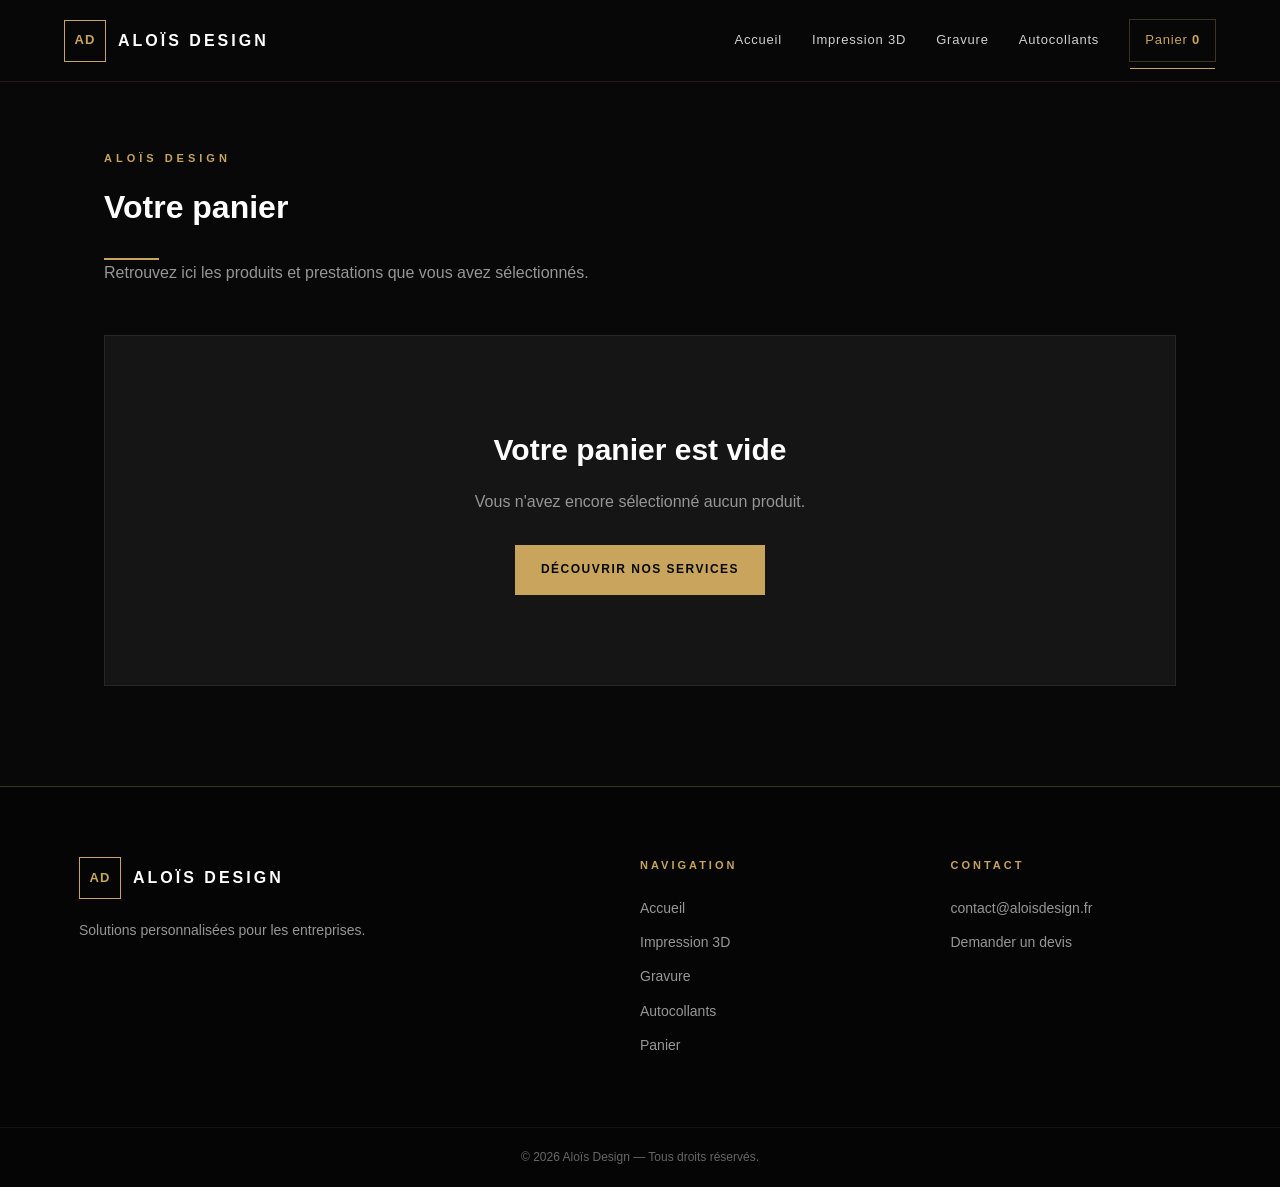
<file: panier.html>
<!DOCTYPE html>
<html lang="fr">
<head>
    <meta charset="UTF-8">
    <meta name="viewport" content="width=device-width, initial-scale=1.0">

    <title>Panier — Aloïs Design</title>

    <meta name="description"
          content="Votre panier Aloïs Design. Retrouvez vos produits et préparez votre demande de commande.">

    <link rel="stylesheet" href="style.css">

    <style>

        /* =========================
           PAGE PANIER
        ========================= */

        .cart-page {
            padding-top: 150px;
            padding-bottom: 100px;
            min-height: 80vh;
        }

        .cart-container {
            max-width: 1200px;
            margin: auto;
            padding: 0 5%;
        }

        .cart-title {
            margin-bottom: 15px;
        }

        .cart-intro {
            color: var(--muted);
            margin-bottom: 50px;
            font-size: 16px;
        }

        /* =========================
           PANIER VIDE
        ========================= */

        .empty-cart {
            text-align: center;
            padding: 90px 25px;

            background: var(--black-card);
            border: 1px solid rgba(255,255,255,.08);
        }

        .empty-cart h2 {
            margin-bottom: 15px;
            font-size: 30px;
        }

        .empty-cart p {
            margin-bottom: 30px;
            color: var(--muted);
        }

        /* =========================
           ARTICLES
        ========================= */

        .cart-layout {
            display: grid;
            grid-template-columns: 1fr 360px;
            gap: 30px;
            align-items: start;
        }

        .cart-items {
            display: flex;
            flex-direction: column;
            gap: 15px;
        }

        .cart-item {
            display: grid;
            grid-template-columns: 120px 1fr auto;
            gap: 25px;
            align-items: center;

            padding: 20px;

            background: var(--black-card);
            border: 1px solid rgba(255,255,255,.08);

            transition: .3s ease;
        }

        .cart-item:hover {
            border-color: var(--border);
        }

        .cart-item-image {
            width: 120px;
            height: 120px;

            background: #0b0b0b;

            border: 1px solid rgba(255,255,255,.08);

            overflow: hidden;
        }

        .cart-item-image img {
            width: 100%;
            height: 100%;

            object-fit: cover;

            display: block;
        }

        .cart-item-info h3 {
            margin-bottom: 8px;
            font-size: 20px;
        }

        .cart-item-price {
            color: var(--gold);
            font-size: 14px;
            margin-bottom: 18px;
        }

        /* =========================
           QUANTITÉ
        ========================= */

        .quantity-control {
            display: inline-flex;
            align-items: center;

            border: 1px solid rgba(255,255,255,.15);
        }

        .quantity-control button {
            width: 38px;
            height: 38px;

            border: none;
            background: transparent;

            color: var(--white);

            font-size: 18px;

            cursor: pointer;

            transition: .2s ease;
        }

        .quantity-control button:hover {
            background: var(--gold);
            color: var(--black);
        }

        .quantity-number {
            min-width: 42px;

            text-align: center;

            color: var(--white);
            font-size: 14px;
        }

        /* =========================
           TOTAL ARTICLE
        ========================= */

        .cart-item-right {
            text-align: right;
        }

        .cart-item-total {
            margin-bottom: 15px;

            color: var(--white);

            font-size: 19px;
            font-weight: 700;
        }

        .remove-button {
            border: none;
            background: transparent;

            color: #999;

            font-size: 11px;
            letter-spacing: 1px;
            text-transform: uppercase;

            cursor: pointer;

            transition: .2s ease;
        }

        .remove-button:hover {
            color: var(--gold);
        }

        /* =========================
           RÉSUMÉ
        ========================= */

        .cart-summary {
            position: sticky;
            top: 110px;

            padding: 30px;

            background: var(--black-card);

            border: 1px solid var(--border);
        }

        .cart-summary h2 {
            margin-bottom: 25px;

            font-size: 25px;
        }

        .summary-line {
            display: flex;
            justify-content: space-between;

            padding: 13px 0;

            color: var(--muted);

            border-bottom: 1px solid rgba(255,255,255,.06);

            font-size: 14px;
        }

        .summary-total {
            display: flex;
            justify-content: space-between;

            margin-top: 20px;
            padding-top: 20px;

            border-top: 1px solid var(--border);

            color: var(--white);

            font-size: 21px;
            font-weight: 700;
        }

        .summary-total span:last-child {
            color: var(--gold);
        }

        .cart-summary .button {
            width: 100%;
            margin-top: 25px;
        }

        .continue-shopping {
            display: block;

            margin-top: 15px;

            color: var(--muted);

            text-align: center;

            font-size: 12px;
            letter-spacing: 1px;
            text-transform: uppercase;

            transition: .2s ease;
        }

        .continue-shopping:hover {
            color: var(--gold);
        }

        .clear-cart {
            width: 100%;

            margin-top: 25px;
            padding-top: 20px;

            border: none;
            border-top: 1px solid rgba(255,255,255,.06);

            background: transparent;

            color: #777;

            font-size: 11px;
            letter-spacing: 1px;
            text-transform: uppercase;

            cursor: pointer;

            transition: .2s ease;
        }

        .clear-cart:hover {
            color: #fff;
        }

        /* =========================
           NOTIFICATION
        ========================= */

        .cart-notification {
            position: fixed;

            right: 25px;
            bottom: 25px;

            padding: 15px 20px;

            background: var(--gold);
            color: var(--black);

            font-size: 13px;
            font-weight: 700;

            opacity: 0;
            transform: translateY(30px);

            pointer-events: none;

            transition: .3s ease;

            z-index: 3000;
        }

        .cart-notification.show {
            opacity: 1;
            transform: translateY(0);
        }

        /* =========================
           MOBILE
        ========================= */

        @media (max-width: 900px) {

            .cart-layout {
                grid-template-columns: 1fr;
            }

            .cart-summary {
                position: static;
            }

        }

        @media (max-width: 600px) {

            .cart-page {
                padding-top: 120px;
            }

            .cart-container {
                padding: 0 20px;
            }

            .cart-item {
                grid-template-columns: 80px 1fr;
                gap: 15px;
            }

            .cart-item-image {
                width: 80px;
                height: 80px;
            }

            .cart-item-right {
                grid-column: 1 / -1;

                display: flex;
                justify-content: space-between;
                align-items: center;

                text-align: left;
            }

            .cart-item-total {
                margin: 0;
            }

            .cart-summary {
                padding: 25px 20px;
            }

        }

    </style>
</head>

<body>

<!-- =========================
     HEADER
========================= -->

<header class="site-header">

    <a href="index.html" class="logo">

        <span class="logo-ad">
            AD
        </span>

        <span class="logo-text">
            ALOÏS DESIGN
        </span>

    </a>


    <nav class="navigation">

        <a href="index.html">
            Accueil
        </a>

        <a href="impression-3d.html">
            Impression 3D
        </a>

        <a href="gravure.html">
            Gravure
        </a>

        <a href="autocollants.html">
            Autocollants
        </a>

        <a href="panier.html" class="cart-link active">
            Panier <span id="cart-count">0</span>
        </a>

    </nav>


    <button
        class="menu-button"
        onclick="toggleMenu()"
    >
        MENU
    </button>

</header>


<!-- =========================
     MENU MOBILE
========================= -->

<div id="mobile-menu" class="mobile-menu">

    <a href="index.html">
        Accueil
    </a>

    <a href="impression-3d.html">
        Impression 3D
    </a>

    <a href="gravure.html">
        Gravure
    </a>

    <a href="autocollants.html">
        Autocollants
    </a>

    <a href="panier.html">
        Panier <span id="mobile-cart-count">0</span>
    </a>

</div>


<!-- =========================
     CONTENU
========================= -->

<main class="cart-page">

    <div class="cart-container">

        <p class="section-label">
            ALOÏS DESIGN
        </p>

        <h1 class="cart-title">
            Votre panier
        </h1>

        <div class="gold-line"></div>

        <p class="cart-intro">
            Retrouvez ici les produits et prestations que vous avez sélectionnés.
        </p>


        <!-- =========================
             PANIER VIDE
        ========================= -->

        <div
            id="empty-cart"
            class="empty-cart"
            style="display:none;"
        >

            <h2>
                Votre panier est vide
            </h2>

            <p>
                Vous n'avez encore sélectionné aucun produit.
            </p>

            <a
                href="impression-3d.html"
                class="button button-gold"
            >
                Découvrir nos services
            </a>

        </div>


        <!-- =========================
             PANIER AVEC ARTICLES
        ========================= -->

        <div
            id="cart-layout"
            class="cart-layout"
            style="display:none;"
        >


            <!-- ARTICLES -->

            <div
                id="cart-items"
                class="cart-items"
            ></div>


            <!-- RÉSUMÉ -->

            <aside class="cart-summary">

                <h2>
                    Résumé
                </h2>


                <div class="summary-line">

                    <span>
                        Articles
                    </span>

                    <span id="summary-quantity">
                        0
                    </span>

                </div>


                <div class="summary-line">

                    <span>
                        Sous-total
                    </span>

                    <span id="summary-subtotal">
                        0,00 €
                    </span>

                </div>


                <div class="summary-line">

                    <span>
                        Personnalisation
                    </span>

                    <span>
                        Selon projet
                    </span>

                </div>


                <div class="summary-total">

                    <span>
                        Total
                    </span>

                    <span id="summary-total">
                        0,00 €
                    </span>

                </div>


                <a
                    href="mailto:contact@aloisdesign.fr?subject=Demande%20de%20commande%20Aloïs%20Design"
                    class="button button-gold"
                >
                    Passer commande
                </a>


                <a
                    href="impression-3d.html"
                    class="continue-shopping"
                >
                    Continuer mes achats
                </a>


                <button
                    class="clear-cart"
                    onclick="clearCart()"
                >
                    Vider le panier
                </button>

            </aside>

        </div>

    </div>

</main>


<!-- =========================
     FOOTER
========================= -->

<footer class="site-footer">

    <div class="footer-main">


        <div class="footer-brand">

            <div class="logo">

                <span class="logo-ad">
                    AD
                </span>

                <span class="logo-text">
                    ALOÏS DESIGN
                </span>

            </div>

            <p>
                Solutions personnalisées pour les entreprises.
            </p>

        </div>


        <div class="footer-column">

            <h4>
                Navigation
            </h4>

            <a href="index.html">
                Accueil
            </a>

            <a href="impression-3d.html">
                Impression 3D
            </a>

            <a href="gravure.html">
                Gravure
            </a>

            <a href="autocollants.html">
                Autocollants
            </a>

            <a href="panier.html">
                Panier
            </a>

        </div>


        <div class="footer-column">

            <h4>
                Contact
            </h4>

            <a href="mailto:contact@aloisdesign.fr">
                contact@aloisdesign.fr
            </a>

            <a href="mailto:contact@aloisdesign.fr">
                Demander un devis
            </a>

        </div>


    </div>


    <div class="footer-bottom">

        <p>
            © 2026 Aloïs Design — Tous droits réservés.
        </p>

    </div>

</footer>


<!-- =========================
     NOTIFICATION
========================= -->

<div
    id="cart-notification"
    class="cart-notification"
>
    Panier mis à jour
</div>


<!-- =========================
     JAVASCRIPT PANIER
========================= -->

<script>

/* =========================================
   MENU MOBILE
========================================= */

function toggleMenu() {

    const menu =
        document.getElementById("mobile-menu");

    menu.classList.toggle(
        "mobile-menu-open"
    );

}


/* =========================================
   RÉCUPÉRER LE PANIER
========================================= */

function getCart() {

    return JSON.parse(
        localStorage.getItem(
            "aloisDesignCart"
        )
    ) || [];

}


/* =========================================
   SAUVEGARDER LE PANIER
========================================= */

function saveCart(cart) {

    localStorage.setItem(
        "aloisDesignCart",
        JSON.stringify(cart)
    );

}


/* =========================================
   FORMAT PRIX
========================================= */

function formatPrice(price) {

    return Number(price)
        .toFixed(2)
        .replace(".", ",") + " €";

}


/* =========================================
   AFFICHER LE PANIER
========================================= */

function renderCart() {

    const cart = getCart();

    const emptyCart =
        document.getElementById("empty-cart");

    const cartLayout =
        document.getElementById("cart-layout");

    const cartItems =
        document.getElementById("cart-items");


    if (cart.length === 0) {

        emptyCart.style.display = "block";

        cartLayout.style.display = "none";

        updateCartCount();

        return;

    }


    emptyCart.style.display = "none";

    cartLayout.style.display = "grid";


    cartItems.innerHTML = "";


    let totalQuantity = 0;

    let subtotal = 0;


    cart.forEach((item, index) => {

        const quantity =
            Number(item.quantity) || 1;

        const price =
            Number(item.price) || 0;

        const itemTotal =
            price * quantity;


        totalQuantity += quantity;

        subtotal += itemTotal;


        const itemElement =
            document.createElement("article");

        itemElement.className =
            "cart-item";


        itemElement.innerHTML = `

            <div class="cart-item-image">

                <img
                    src="${item.image || "images/impression-3d.jpg"}"
                    alt="${escapeHTML(item.name)}"
                    onerror="this.src='images/impression-3d.jpg'"
                >

            </div>


            <div class="cart-item-info">

                <h3>
                    ${escapeHTML(item.name)}
                </h3>

                <div class="cart-item-price">
                    ${formatPrice(price)} / unité
                </div>


                <div class="quantity-control">

                    <button
                        onclick="changeQuantity(${index}, -1)"
                        aria-label="Diminuer la quantité"
                    >
                        −
                    </button>


                    <span class="quantity-number">
                        ${quantity}
                    </span>


                    <button
                        onclick="changeQuantity(${index}, 1)"
                        aria-label="Augmenter la quantité"
                    >
                        +
                    </button>

                </div>

            </div>


            <div class="cart-item-right">

                <div class="cart-item-total">
                    ${formatPrice(itemTotal)}
                </div>


                <button
                    class="remove-button"
                    onclick="removeItem(${index})"
                >
                    Supprimer
                </button>

            </div>

        `;


        cartItems.appendChild(itemElement);

    });


    document.getElementById(
        "summary-quantity"
    ).textContent = totalQuantity;


    document.getElementById(
        "summary-subtotal"
    ).textContent = formatPrice(subtotal);


    document.getElementById(
        "summary-total"
    ).textContent = formatPrice(subtotal);


    updateCartCount();

}


/* =========================================
   MODIFIER QUANTITÉ
========================================= */

function changeQuantity(index, amount) {

    let cart = getCart();


    if (!cart[index]) {
        return;
    }


    cart[index].quantity =
        Number(cart[index].quantity) + amount;


    if (cart[index].quantity <= 0) {

        cart.splice(index, 1);

    }


    saveCart(cart);

    renderCart();

    showNotification();

}


/* =========================================
   SUPPRIMER ARTICLE
========================================= */

function removeItem(index) {

    let cart = getCart();


    if (!cart[index]) {
        return;
    }


    cart.splice(index, 1);


    saveCart(cart);

    renderCart();

    showNotification();

}


/* =========================================
   VIDER LE PANIER
========================================= */

function clearCart() {

    const cart = getCart();


    if (cart.length === 0) {
        return;
    }


    const confirmation =
        confirm(
            "Voulez-vous vraiment vider votre panier ?"
        );


    if (!confirmation) {
        return;
    }


    localStorage.removeItem(
        "aloisDesignCart"
    );


    renderCart();

    showNotification();

}


/* =========================================
   COMPTEUR HEADER
========================================= */

function updateCartCount() {

    const cart = getCart();

    let total = 0;


    cart.forEach(item => {

        total +=
            Number(item.quantity) || 0;

    });


    const desktopCount =
        document.getElementById(
            "cart-count"
        );


    const mobileCount =
        document.getElementById(
            "mobile-cart-count"
        );


    if (desktopCount) {

        desktopCount.textContent =
            total;

    }


    if (mobileCount) {

        mobileCount.textContent =
            total;

    }

}


/* =========================================
   NOTIFICATION
========================================= */

function showNotification() {

    const notification =
        document.getElementById(
            "cart-notification"
        );


    notification.classList.add(
        "show"
    );


    setTimeout(() => {

        notification.classList.remove(
            "show"
        );

    }, 1800);

}


/* =========================================
   PROTECTION TEXTE HTML
========================================= */

function escapeHTML(text) {

    const div =
        document.createElement("div");

    div.textContent =
        text;

    return div.innerHTML;

}


/* =========================================
   INITIALISATION
========================================= */

renderCart();

</script>

</body>
</html>
</file>
<file: style.css>
/* =========================================================
   ALOÏS DESIGN — STYLE PRINCIPAL
   Identité : noir / doré / blanc
========================================================= */


/* =========================
   VARIABLES
========================= */

:root {
    --black: #080808;
    --black-soft: #111111;
    --black-card: #151515;
    --gold: #c9a45c;
    --gold-light: #e1c27b;
    --white: #ffffff;
    --text: #d8d8d8;
    --muted: #969696;
    --border: rgba(201, 164, 92, 0.28);

    --max-width: 1250px;
    --transition: 0.3s ease;
}


/* =========================
   RESET
========================= */

* {
    margin: 0;
    padding: 0;
    box-sizing: border-box;
}

html {
    scroll-behavior: smooth;
}

body {
    background: var(--black);
    color: var(--white);
    font-family: Arial, Helvetica, sans-serif;
    line-height: 1.6;
    overflow-x: hidden;
}

a {
    color: inherit;
    text-decoration: none;
}

button {
    font: inherit;
}


/* =========================
   HEADER
========================= */

.site-header {
    position: fixed;
    top: 0;
    left: 0;
    width: 100%;
    height: 82px;

    display: flex;
    align-items: center;
    justify-content: space-between;

    padding: 0 5%;

    background: rgba(8, 8, 8, 0.94);
    border-bottom: 1px solid rgba(201, 164, 92, 0.15);

    backdrop-filter: blur(12px);

    z-index: 1000;
}


/* LOGO */

.logo {
    display: flex;
    align-items: center;
    gap: 12px;

    color: var(--white);
}

.logo-ad {
    width: 42px;
    height: 42px;

    display: flex;
    align-items: center;
    justify-content: center;

    border: 1px solid var(--gold);

    color: var(--gold);
    font-size: 13px;
    font-weight: 700;
    letter-spacing: 1px;
}

.logo-text {
    color: var(--white);

    font-size: 16px;
    font-weight: 700;
    letter-spacing: 3px;
}


/* NAVIGATION */

.navigation {
    display: flex;
    align-items: center;
    gap: 30px;
}

.navigation a {
    position: relative;

    color: #d0d0d0;

    font-size: 13px;
    font-weight: 500;
    letter-spacing: 0.8px;

    transition: var(--transition);
}

.navigation a:hover,
.navigation a.active {
    color: var(--gold);
}

.navigation a::after {
    content: "";

    position: absolute;
    left: 0;
    bottom: -8px;

    width: 0;
    height: 1px;

    background: var(--gold);

    transition: var(--transition);
}

.navigation a:hover::after,
.navigation a.active::after {
    width: 100%;
}


/* PANIER */

.cart-link {
    border: 1px solid var(--border);

    padding: 10px 15px;

    transition: var(--transition);
}

.cart-link:hover {
    border-color: var(--gold);
}

#cart-count,
#mobile-cart-count {
    color: var(--gold);
    font-weight: 700;
}


/* MENU MOBILE */

.menu-button {
    display: none;

    background: transparent;
    border: 1px solid var(--border);

    color: var(--white);

    padding: 9px 14px;

    cursor: pointer;
}

.mobile-menu {
    display: none;
}


/* =========================
   HERO
========================= */

.hero {
    position: relative;

    min-height: 100vh;

    display: flex;
    align-items: center;

    padding: 140px 8% 100px;

    background:
        linear-gradient(
            90deg,
            rgba(0, 0, 0, 0.96) 0%,
            rgba(0, 0, 0, 0.80) 45%,
            rgba(0, 0, 0, 0.45) 100%
        ),
        url("images/hero.jpg") center / cover no-repeat;

    border-bottom: 1px solid var(--border);
}

.hero-overlay {
    position: absolute;
    inset: 0;

    background:
        radial-gradient(
            circle at 75% 50%,
            rgba(201, 164, 92, 0.12),
            transparent 35%
        );

    pointer-events: none;
}

.hero-content {
    position: relative;

    max-width: 760px;
    z-index: 2;
}

.hero-small-title {
    margin-bottom: 20px;

    color: var(--gold);

    font-size: 13px;
    font-weight: 700;
    letter-spacing: 5px;
}

.hero h1 {
    margin-bottom: 25px;

    font-size: clamp(48px, 7vw, 88px);
    font-weight: 700;
    line-height: 1.02;
    letter-spacing: -2px;
}

.hero-description {
    max-width: 600px;

    margin-bottom: 40px;

    color: var(--text);

    font-size: 18px;
    line-height: 1.8;
}


/* =========================
   BOUTONS
========================= */

.hero-buttons {
    display: flex;
    flex-wrap: wrap;
    gap: 15px;
}

.button {
    display: inline-flex;
    align-items: center;
    justify-content: center;

    min-height: 50px;

    padding: 0 25px;

    font-size: 12px;
    font-weight: 700;
    letter-spacing: 1.5px;
    text-transform: uppercase;

    transition: var(--transition);
}

.button-gold {
    background: var(--gold);
    color: var(--black);

    border: 1px solid var(--gold);
}

.button-gold:hover {
    background: var(--gold-light);
    border-color: var(--gold-light);

    transform: translateY(-2px);
}

.button-outline {
    background: transparent;
    color: var(--white);

    border: 1px solid rgba(255, 255, 255, 0.35);
}

.button-outline:hover {
    border-color: var(--gold);
    color: var(--gold);

    transform: translateY(-2px);
}


/* =========================
   SECTIONS
========================= */

.section {
    max-width: var(--max-width);

    margin: 0 auto;

    padding: 110px 5%;
}

.section-heading {
    max-width: 800px;
    margin-bottom: 60px;
}

.section-heading.centered {
    margin-left: auto;
    margin-right: auto;

    text-align: center;
}

.section-label {
    margin-bottom: 14px;

    color: var(--gold);

    font-size: 11px;
    font-weight: 700;
    letter-spacing: 4px;
}

.section-heading h2,
.identity h2,
.cta h2 {
    font-size: clamp(34px, 5vw, 58px);
    line-height: 1.1;
    letter-spacing: -1px;
}

.gold-line {
    width: 55px;
    height: 2px;

    margin-top: 25px;

    background: var(--gold);
}

.centered .gold-line {
    margin-left: auto;
    margin-right: auto;
}

.section-subtitle {
    max-width: 650px;

    margin: 25px auto 0;

    color: var(--muted);

    font-size: 16px;
}


/* =========================
   INTRO
========================= */

.intro {
    display: grid;
    grid-template-columns: 1fr 1fr;
    gap: 80px;

    align-items: center;
}

.intro-content {
    color: var(--text);

    font-size: 18px;
    line-height: 1.9;
}

.intro-content p + p {
    margin-top: 25px;
}


/* =========================
   SERVICES
========================= */

.services {
    max-width: none;

    background: var(--black-soft);

    padding-left: 5%;
    padding-right: 5%;
}

.services-grid {
    max-width: var(--max-width);

    margin: 0 auto;

    display: grid;
    grid-template-columns: repeat(3, 1fr);
    gap: 25px;
}

.service-card {
    overflow: hidden;

    background: var(--black-card);

    border: 1px solid rgba(255, 255, 255, 0.07);

    transition: var(--transition);
}

.service-card:hover {
    border-color: var(--border);

    transform: translateY(-7px);
}


/* IMAGES SERVICES */

.service-image {
    position: relative;

    height: 320px;

    background-size: cover;
    background-position: center;

    display: flex;
    align-items: flex-end;

    overflow: hidden;
}

.service-image::after {
    content: "";

    position: absolute;
    inset: 0;

    background:
        linear-gradient(
            to top,
            rgba(0, 0, 0, 0.85),
            transparent 60%
        );
}

.service-image-3d {
    background-image:
        url("images/impression-3d.jpg");
}

.service-image-gravure {
    background-image:
        url("images/gravure.jpg");
}

.service-image-stickers {
    background-image:
        url("images/autocollants.jpg");
}

.image-label {
    position: relative;

    z-index: 2;

    padding: 20px;

    color: var(--gold);

    font-size: 11px;
    font-weight: 700;
    letter-spacing: 3px;
}


/* SERVICE CONTENT */

.service-content {
    padding: 30px;
}

.service-number {
    margin-bottom: 8px;

    color: var(--gold);

    font-size: 11px;
    letter-spacing: 2px;
}

.service-content h3 {
    margin-bottom: 15px;

    font-size: 27px;
}

.service-content p:not(.service-number) {
    margin-bottom: 25px;

    color: var(--muted);

    font-size: 15px;
    line-height: 1.7;
}

.service-link {
    color: var(--gold);

    font-size: 12px;
    font-weight: 700;
    letter-spacing: 1.5px;
    text-transform: uppercase;

    transition: var(--transition);
}

.service-link:hover {
    color: var(--gold-light);
}


/* =========================
   IDENTITY
========================= */

.identity {
    max-width: none;

    min-height: 650px;

    display: flex;
    align-items: center;

    padding-left: 10%;
    padding-right: 10%;

    background:
        linear-gradient(
            90deg,
            rgba(8, 8, 8, 0.98),
            rgba(8, 8, 8, 0.70)
        ),
        url("images/identity.jpg") center / cover no-repeat;
}

.identity-content {
    max-width: 650px;
}

.identity-content > p:not(.section-label) {
    margin-bottom: 20px;

    color: var(--text);

    font-size: 17px;
    line-height: 1.8;
}

.identity-content .button {
    margin-top: 15px;
}


/* =========================
   BUSINESS
========================= */

.business {
    max-width: none;

    background: var(--black-soft);
}

.business-grid {
    max-width: var(--max-width);

    margin: 0 auto;

    display: grid;
    grid-template-columns: repeat(4, 1fr);

    border-top: 1px solid var(--border);
    border-left: 1px solid var(--border);
}

.business-item {
    min-height: 280px;

    padding: 35px;

    border-right: 1px solid var(--border);
    border-bottom: 1px solid var(--border);

    transition: var(--transition);
}

.business-item:hover {
    background: rgba(201, 164, 92, 0.04);
}

.business-number {
    display: block;

    margin-bottom: 45px;

    color: var(--gold);

    font-size: 12px;
    letter-spacing: 2px;
}

.business-item h3 {
    margin-bottom: 15px;

    font-size: 22px;
}

.business-item p {
    color: var(--muted);

    font-size: 14px;
    line-height: 1.7;
}


/* =========================
   CTA
========================= */

.cta {
    max-width: none;

    text-align: center;

    background:
        linear-gradient(
            rgba(8, 8, 8, 0.88),
            rgba(8, 8, 8, 0.88)
        ),
        url("images/contact.jpg") center / cover no-repeat;
}

.cta-content {
    max-width: 750px;

    margin: 0 auto;
}

.cta p:not(.section-label) {
    margin: 25px auto 35px;

    color: var(--text);

    font-size: 17px;
}


/* =========================
   FOOTER
========================= */

.site-footer {
    background: #050505;

    border-top: 1px solid var(--border);
}

.footer-main {
    max-width: var(--max-width);

    margin: 0 auto;

    padding: 70px 5%;

    display: grid;
    grid-template-columns: 2fr 1fr 1fr;
    gap: 60px;
}

.footer-brand p {
    max-width: 300px;

    margin-top: 20px;

    color: var(--muted);

    font-size: 14px;
}

.footer-column {
    display: flex;
    flex-direction: column;
    gap: 12px;
}

.footer-column h4 {
    margin-bottom: 10px;

    color: var(--gold);

    font-size: 11px;
    letter-spacing: 3px;
    text-transform: uppercase;
}

.footer-column a {
    color: var(--muted);

    font-size: 14px;

    transition: var(--transition);
}

.footer-column a:hover {
    color: var(--gold);
}

.footer-bottom {
    padding: 20px 5%;

    border-top: 1px solid rgba(255, 255, 255, 0.06);

    text-align: center;
}

.footer-bottom p {
    color: #666;

    font-size: 12px;
}


/* =========================
   ANIMATIONS
========================= */

@keyframes fadeUp {

    from {
        opacity: 0;
        transform: translateY(25px);
    }

    to {
        opacity: 1;
        transform: translateY(0);
    }

}

.hero-content {
    animation: fadeUp 0.9s ease forwards;
}


/* =========================
   RESPONSIVE TABLET
========================= */

@media (max-width: 1000px) {

    .navigation {
        gap: 16px;
    }

    .navigation a {
        font-size: 11px;
    }

    .services-grid {
        grid-template-columns: 1fr 1fr;
    }

    .services-grid .service-card:last-child {
        grid-column: 1 / -1;
        max-width: 50%;
        width: 100%;
        margin: 0 auto;
    }

    .business-grid {
        grid-template-columns: 1fr 1fr;
    }

    .footer-main {
        grid-template-columns: 1fr 1fr;
    }

    .footer-brand {
        grid-column: 1 / -1;
    }

}


/* =========================
   RESPONSIVE MOBILE
========================= */

@media (max-width: 750px) {

    .site-header {
        height: 70px;

        padding: 0 20px;
    }

    .logo-ad {
        width: 36px;
        height: 36px;
    }

    .logo-text {
        font-size: 13px;
        letter-spacing: 2px;
    }

    .navigation {
        display: none;
    }

    .menu-button {
        display: block;
    }

    .mobile-menu {
        position: fixed;
        top: 70px;
        left: 0;

        width: 100%;

        padding: 20px;

        background: #0a0a0a;

        border-bottom: 1px solid var(--border);

        display: none;
        flex-direction: column;

        z-index: 999;
    }

    .mobile-menu-open {
        display: flex;
    }

    .mobile-menu a {
        padding: 16px 0;

        border-bottom: 1px solid rgba(255, 255, 255, 0.06);

        color: var(--white);

        font-size: 14px;
    }

    .mobile-menu a:hover {
        color: var(--gold);
    }


    .hero {
        min-height: 90vh;

        padding: 120px 25px 70px;
    }

    .hero h1 {
        font-size: 48px;
        letter-spacing: -1px;
    }

    .hero-description {
        font-size: 16px;
    }

    .hero-buttons {
        flex-direction: column;
        align-items: stretch;
    }

    .button {
        width: 100%;
    }


    .section {
        padding: 80px 25px;
    }

    .intro {
        grid-template-columns: 1fr;
        gap: 35px;
    }


    .services {
        padding-left: 25px;
        padding-right: 25px;
    }

    .services-grid {
        grid-template-columns: 1fr;
    }

    .services-grid .service-card:last-child {
        grid-column: auto;

        max-width: none;
    }

    .service-image {
        height: 260px;
    }


    .identity {
        min-height: 600px;

        padding-left: 25px;
        padding-right: 25px;
    }


    .business-grid {
        grid-template-columns: 1fr;
    }

    .business-item {
        min-height: auto;
    }


    .footer-main {
        grid-template-columns: 1fr;

        gap: 40px;

        padding: 55px 25px;
    }

    .footer-brand {
        grid-column: auto;
    }

    .footer-bottom {
        padding: 20px 25px;
    }

}


/* =========================
   ACCESSIBILITÉ
========================= */

@media (prefers-reduced-motion: reduce) {

    html {
        scroll-behavior: auto;
    }

    *,
    *::before,
    *::after {
        animation-duration: 0.01ms !important;
        animation-iteration-count: 1 !important;
        transition-duration: 0.01ms !important;
    }

}
</file>
